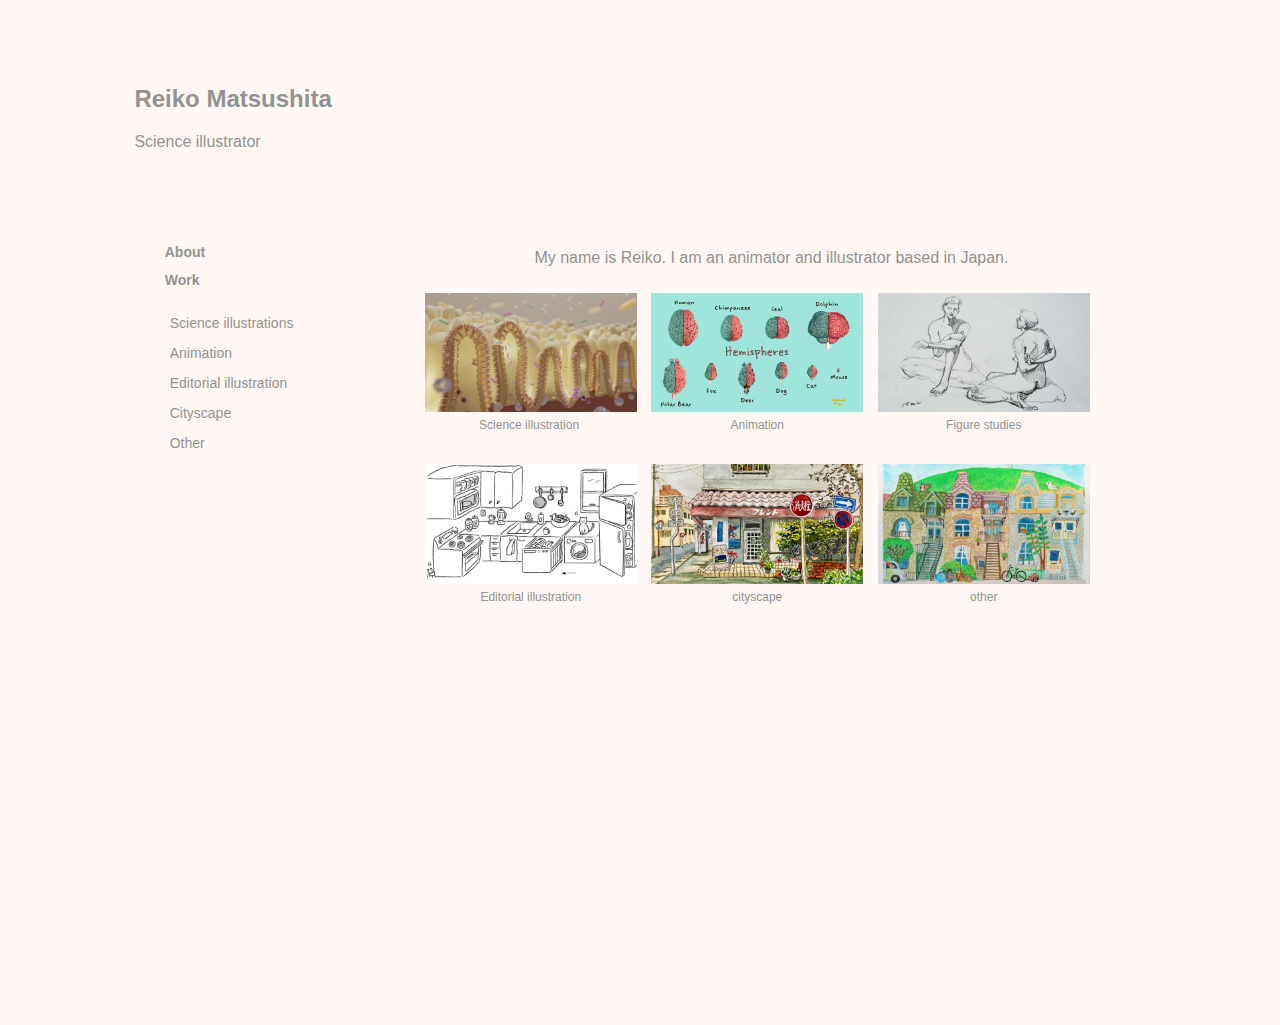
<file: index.html>
<!DOCTYPE html>
<html>
<head>
<meta charset="UTF-8">
<title>Reiko Matsushita</title>
<meta name="viewport" content="width=device-width, initial-scale=1">
<link href="styles/portfolio.css" rel="stylesheet" type="text/css">
<!--The following script tag downloads a font from the Adobe Edge Web Fonts server for use within the web page. We recommend that you do not modify it.-->
<script>var __adobewebfontsappname__="dreamweaver"</script><script src="http://use.edgefonts.net/montserrat:n4:default;source-sans-pro:n2:default.js" type="text/javascript"></script>
</head>

<body>
<div id="mainWrapper">
  <header> 
	<h2> Reiko Matsushita </h2>
    <p>Science illustrator</p>
  </header>

  <div id="content">
    <section class="sidebar"> 
      <div id="menubar">
        <nav class="menu">
		  <h2><!-- Title for menuset 1 --><a href="about.html" title= "About">About</a></h2>
		  <h2><!-- Title for menuset 1 --><a href="work.html" title= "Work">Work</a></h2>
          <ul>
            <!-- List of links under menuset 1 -->
            <li><a href="scienceillustration.html" title="Link">Science illustrations</a></li>
            <li><a href="#" title="Link">Animation</a></li>
            <li><a href="#" title="Link">Editorial illustration</a></li>
            <li class="notimp"><!-- notimp class is applied to remove this link from the tablet and phone views --><a href="#"  title="Link">Cityscape</a></li>
			<li class="notimp"><!-- notimp class is applied to remove this link from the tablet and phone views --><a href="#"  title="Link">Other</a></li>
          </ul>
        </nav>		  
      </div>
    </section>
    <section class="mainContent">
		<h3> My name is Reiko. I am an animator and illustrator based in Japan. </h3>
		
		<div class="productRow"><!-- Each product row contains info of 3 elements -->
        <article class="productInfo"><!-- Each individual product description -->
          <div><img alt="science illustration" src="images/science-illustration/gut.jpg"></div>
          <p class="productContent">Science illustration </p>
        </article>
			
        <article class="productInfo"><!-- Each individual product description -->
          <div><img alt="animation" src="images/animation/brain_hemisphere_small.jpg"></div>
          <p class="productContent">Animation</p>
        </article>
			
        <article class="productInfo"> <!-- Each individual product description -->
          <div><img alt="figure drawing" src="images/figure-drawing/fig_10min_small.jpg"></div>
          <p class="productContent">Figure studies</p>
        </article>
      </div>
		
      <div class="productRow"> 
        <!-- Each product row contains info of 3 elements -->
        <article class="productInfo"> <!-- Each individual product description -->
          <div><img alt="ed illustration" src="images/editorial-illustration/dans_la_cuisine_small.jpg"></div>
          <p class="productContent">Editorial illustration</p>
        </article>
		  
        <article class="productInfo"> <!-- Each individual product description -->
          <div><img alt="sample" src="images/cityscape/WC_Koza_Mangakissa_small.jpg"></div>
          <p class="productContent">cityscape</p>
        </article>
		  
        <article class="productInfo"><!-- Each individual product description -->
          <div><img alt="sample" src="images/other/Montreal_illustration_2019Aug_small.jpg"></div>
          <p class="productContent">other</p>
        </article>
      </div>
		
    </section>
  </div>
</div>
</body>
</html>
</file>
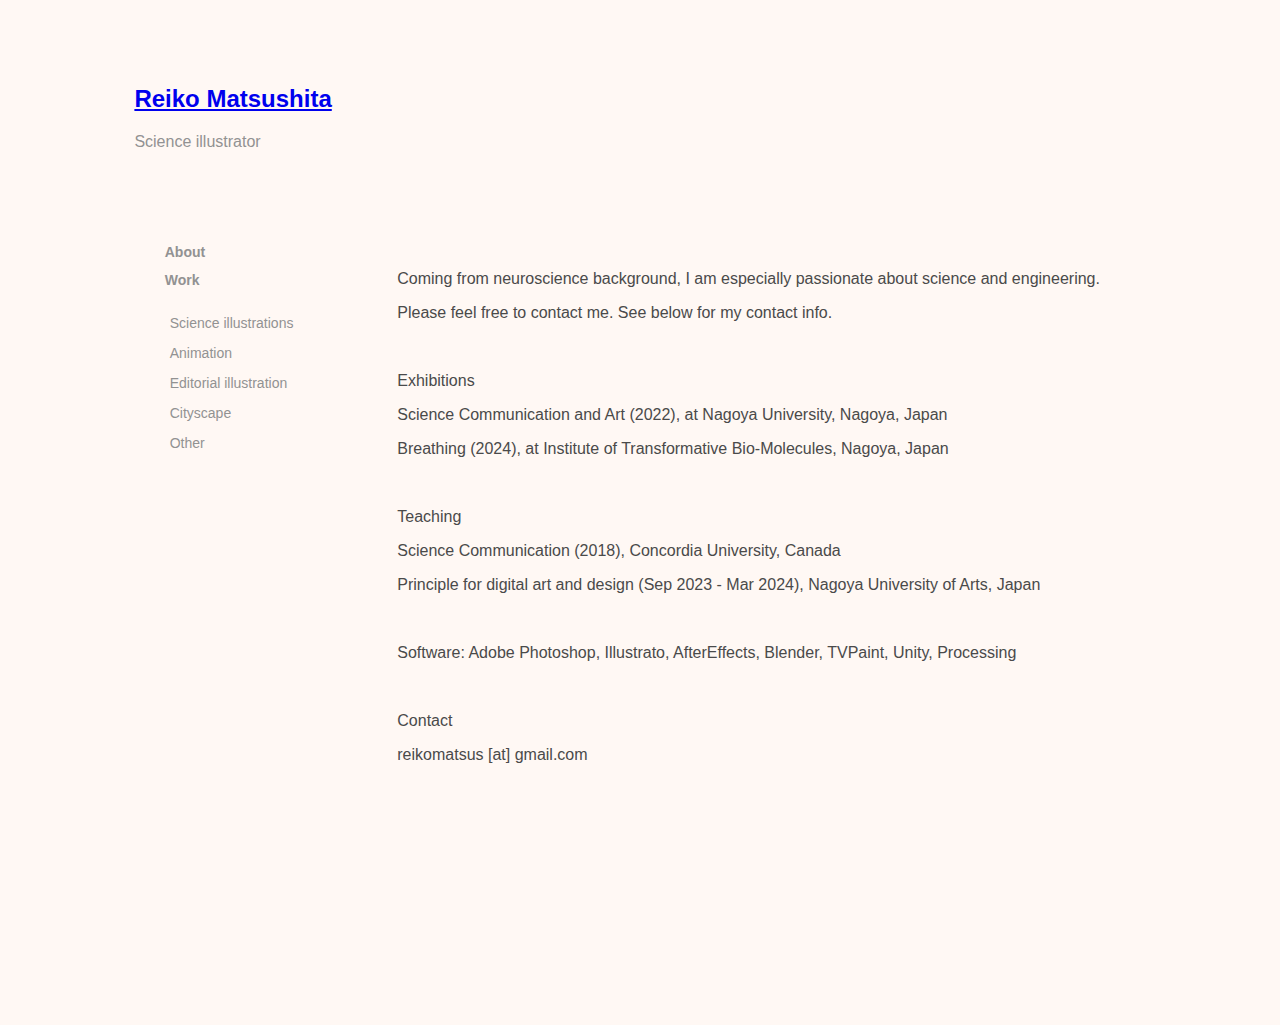
<file: about.html>
<!doctype html>
<html>
<head>
<meta charset="UTF-8">
<title>About</title>
<link href="styles/portfolio.css" rel="stylesheet" type="text/css">
</head>
<body>
	
<div id="mainWrapper">
  <header> 
    <!-- This is the header content. It contains Logo and links -->
	<h2><a href="index.html" title= "home"> Reiko Matsushita </a></h2>
    <p>Science illustrator</p>
  </header>
	<div id="content">
    <section class="sidebar"> 
      <!-- This adds a sidebar with 1 searchbox,2 menusets, each with 4 links -->
      <div id="menubar">
        <nav class="menu">
		  <h2><!-- Title for menuset 1 --><a href="about.html" title= "Link">About</a></h2>
		  <h2><!-- Title for menuset 1 --><a href="work.html" title= "Link">Work</a></h2>
          <ul>
            <!-- List of links under menuset 1 -->
            <li><a href="#" title="Link">Science illustrations</a></li>
            <li><a href="#" title="Link">Animation</a></li>
            <li><a href="#" title="Link">Editorial illustration</a></li>
            <li class="notimp"><!-- notimp class is applied to remove this link from the tablet and phone views --><a href="#"  title="Link">Cityscape</a></li>
			<li class="notimp"><!-- notimp class is applied to remove this link from the tablet and phone views --><a href="#"  title="Link">Other</a></li>
          </ul>
        </nav>		  
      </div>
    </section>
	<section class="about_text">
		<p> Coming from neuroscience background, I am especially passionate about science and engineering.  </p>
		<p> Please feel free to contact me. See below for my contact info.</p>
		<br>
		<p> Exhibitions </p>
		<p> Science Communication and Art (2022), at Nagoya University, Nagoya, Japan</p>
		<p> Breathing (2024), at Institute of Transformative Bio-Molecules, Nagoya, Japan</p>
		<br>
		<p>Teaching</p>
		<p> Science Communication (2018), Concordia University, Canada</p>
		<p> Principle for digital art and design (Sep 2023 - Mar 2024), Nagoya University of Arts, Japan</p>
		<br>
		<p> Software: Adobe Photoshop, Illustrato, AfterEffects, Blender, TVPaint, Unity, Processing</p>
		<br>
		<p> Contact </p>
		<p> reikomatsus [at] gmail.com </p>
		</section>
		</div>
	
</div>
	
</body>
</html>
</file>
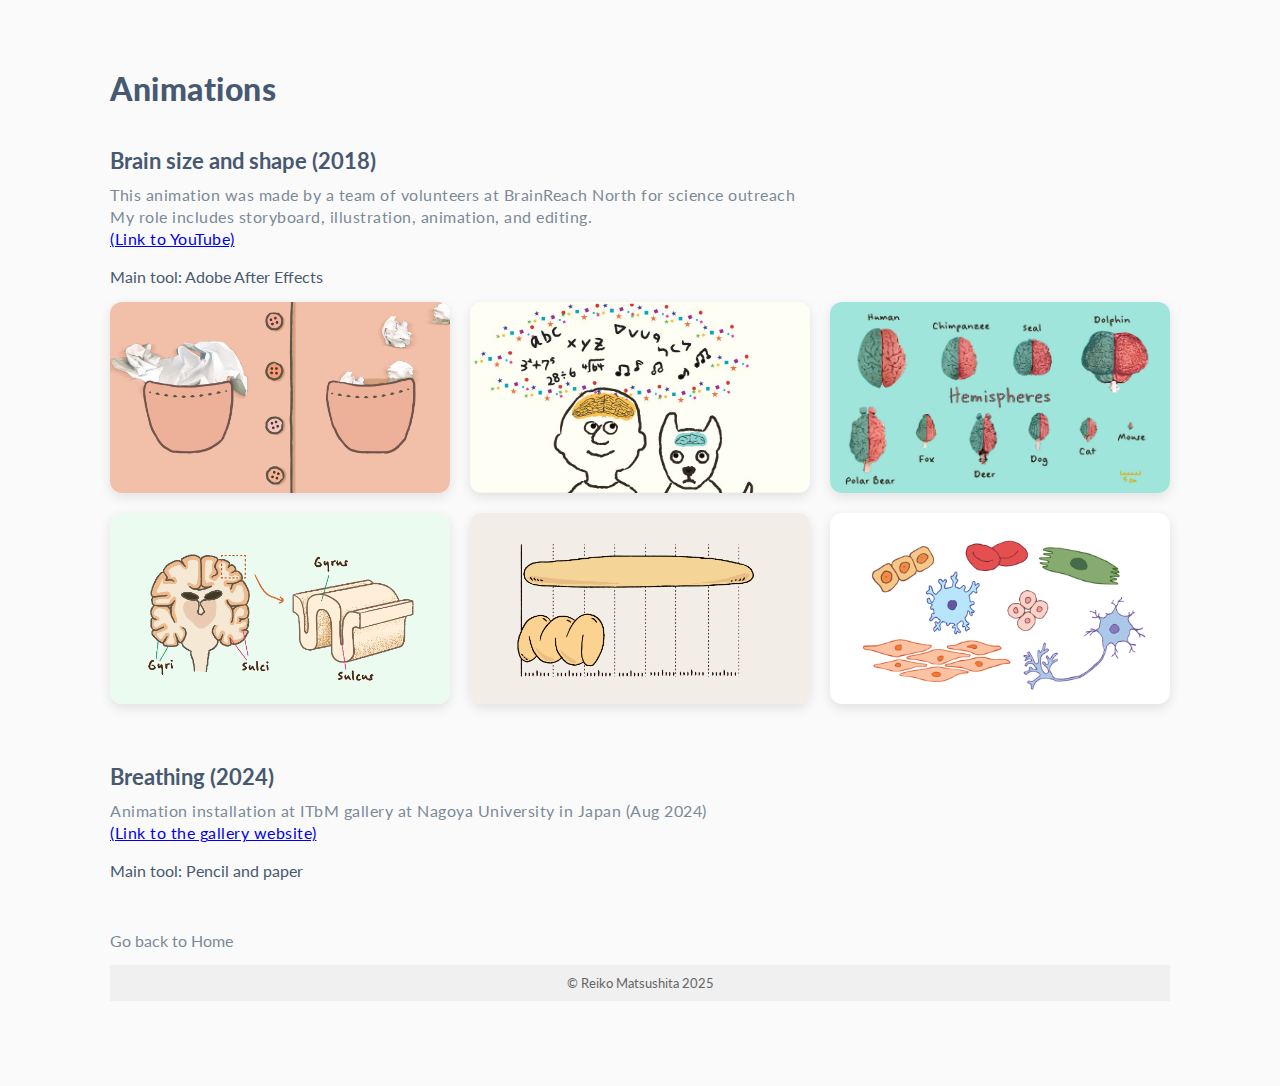
<file: animation.html>
<!DOCTYPE html>
<html lang="en">
<head>
  <meta charset="UTF-8">
  <meta name="viewport" content="width=device-width, initial-scale=1.0">
  <title>Science Illustration</title>
  <link rel="stylesheet" href="styles/style.css"> <!-- optional external CSS -->
  <link href="https://fonts.googleapis.com/css2?family=Lato:ital,wght@0,100;0,300;0,400;0,700;0,900;1,100;1,300;1,400;1,700;1,900&display=swap" rel="stylesheet">
</head>

<body>
  <header>
    <h1>Animations</h1>

  </header>
  

  <section id="animationwork">
  <h2>Brain size and shape (2018)</h2> 
    <p class="intro">
      <span>This animation was made by a team of volunteers at BrainReach North for science outreach</span><br>
      <span>My role includes storyboard, illustration, animation, and editing. </span><br>
      <span> <a href="https://youtu.be/U1g0e4chsxQ?si=NPyzcibpdMeHPjJJ">(Link to YouTube)</a> </span>
    </p>
  
  <p>Main tool: Adobe After Effects</p>

  <section class="gallery_fixed">
    
    <div class="row row-set">
        <div class="portfolio-item">
          <img src="images/animation/brainsize3_poket.png" alt="animation_still">
        </div>
        
        <div class="portfolio-item">
          <img src="images/animation/image.png" alt="animation_still">
        </div>

        <div class="portfolio-item">
          <img src="images/animation/brain_hemisphere_small.jpg" alt="animation_still">
        </div>
    </div>


  <div class="row row-set">
        <div class="portfolio-item">
          <img src="images/animation/Gyri_Sulci.png" alt="animation_still">
        </div>

        <div class="portfolio-item">
          <img src="images/animation/volume.png" alt="animation_still">
        </div>

        <div class="portfolio-item">
          <img src="images/animation/differentcells.png" alt="animation_still">
        </div>
  </div>

    </section>
  </section>



  <section id="animationwork">
  <h2>Breathing (2024)</h2> 
    <p class="intro">
      <span>Animation installation at ITbM gallery at Nagoya University in Japan (Aug 2024) </span><br>
      <span> <a href="https://www.itbm.nagoya-u.ac.jp/itbm-gallery/34th.html">(Link to the gallery website)</a> </span>
    </p>
  
  <p>Main tool: Pencil and paper</p>

    </section>
  </section>


  <div class="back-link">
  <a href="index.html">Go back to Home</a>
  </div>

  <footer>
    <p class="copyright">© Reiko Matsushita 2025</p>
  </footer>
</body>
</html>
</file>
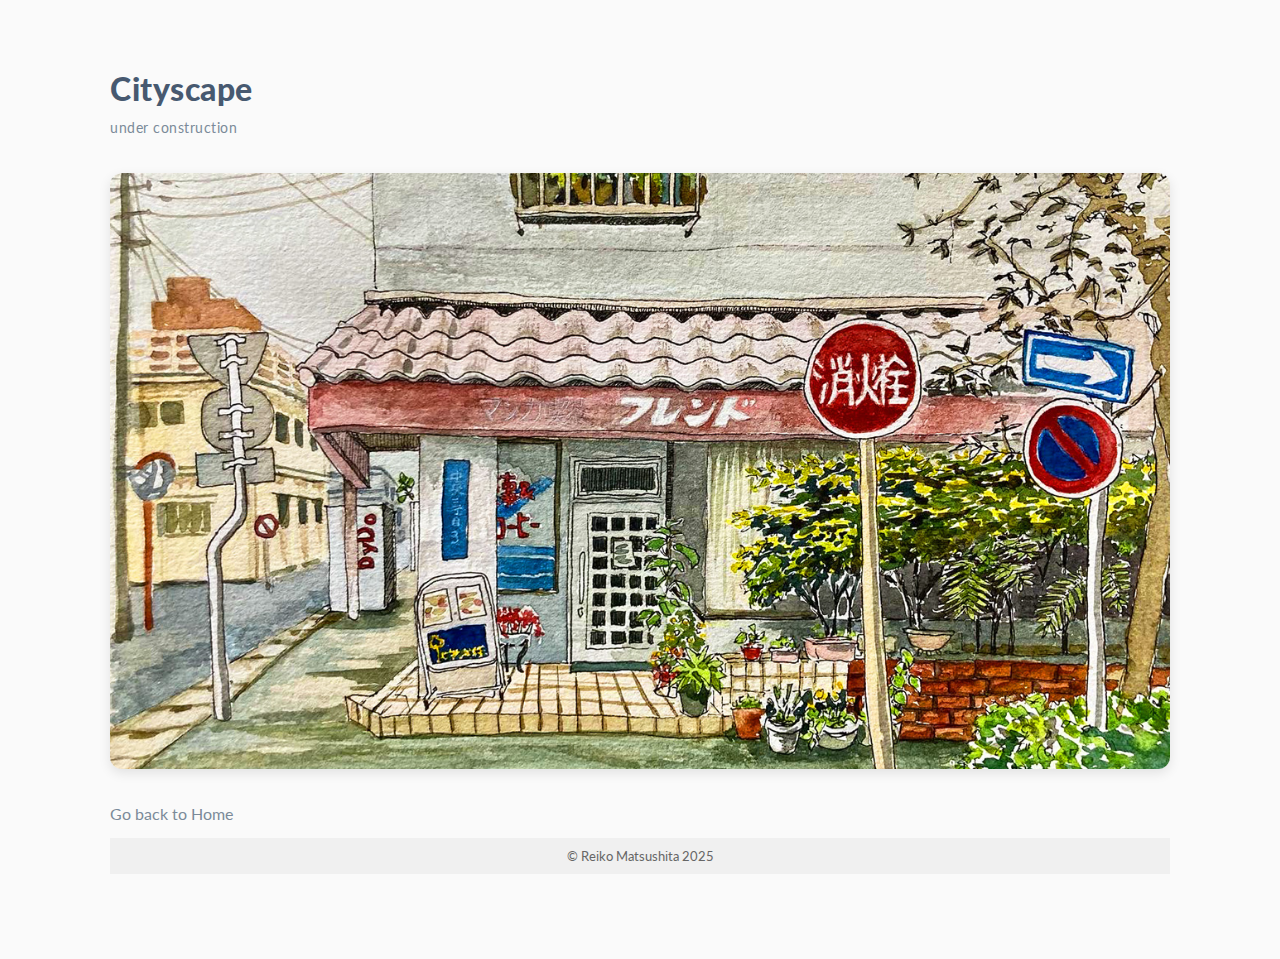
<file: cityscape.html>
<!DOCTYPE html>
<html lang="en">
<head>
  <meta charset="UTF-8">
  <meta name="viewport" content="width=device-width, initial-scale=1.0">
  <title>Figure studies</title>
  <link rel="stylesheet" href="styles/style.css"> <!-- optional external CSS -->
  <link href="https://fonts.googleapis.com/css2?family=Lato:ital,wght@0,100;0,300;0,400;0,700;0,900;1,100;1,300;1,400;1,700;1,900&display=swap" rel="stylesheet">
</head>

<body>
  <header>
    <h1>Cityscape</h1>

    <p class="intro">
      <span>under construction</span><br>
    </p>

  </header>
  
  <section id="portfolio">
  <section class="gallery">
    <div class="portfolio-item">
      <img src="images/cityscape/WC_Koza_Mangakissa_small.jpg" alt="city1">
    </div>

  </section>
  </section>

  <div class="back-link">
  <a href="index.html">Go back to Home</a>
  </div>

  <footer>
    <p class="copyright">© Reiko Matsushita 2025</p>
  </footer>
</body>
</html>
</file>
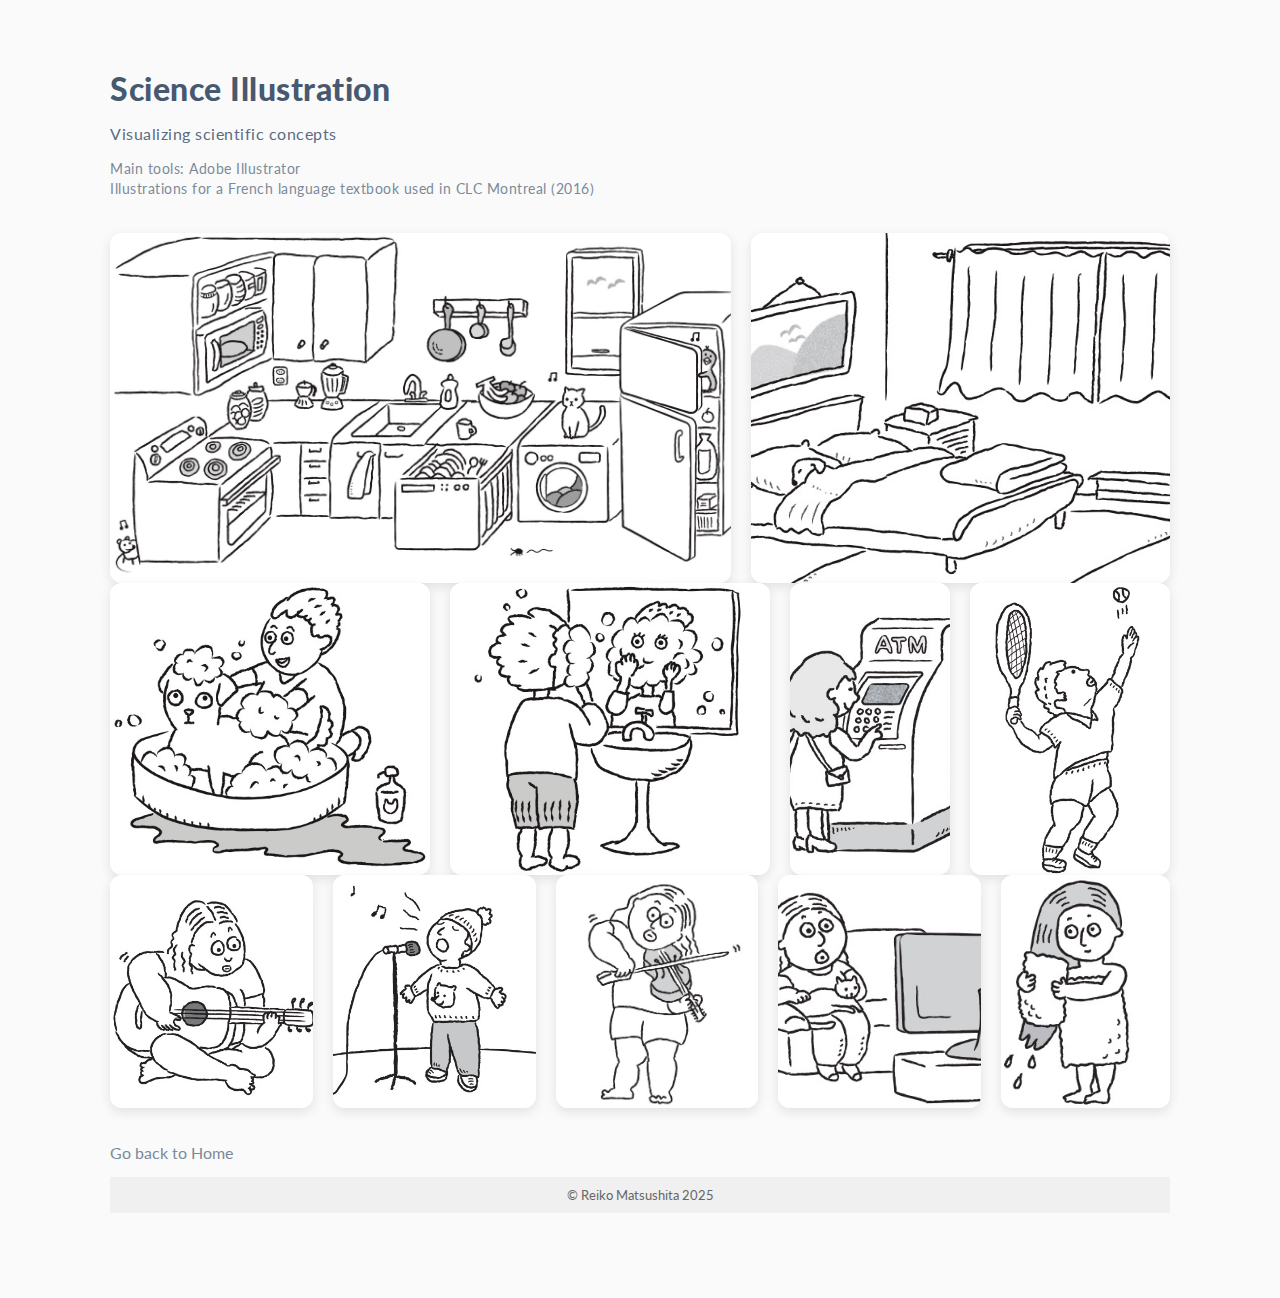
<file: editorial-illustration.html>
<!DOCTYPE html>
<html lang="en">
<head>
  <meta charset="UTF-8">
  <meta name="viewport" content="width=device-width, initial-scale=1.0">
  <title>Science Illustration</title>
  <link rel="stylesheet" href="styles/style.css"> <!-- optional external CSS -->
  <link href="https://fonts.googleapis.com/css2?family=Lato:ital,wght@0,100;0,300;0,400;0,700;0,900;1,100;1,300;1,400;1,700;1,900&display=swap" rel="stylesheet">
</head>

<body>
  <header>
    <h1>Science Illustration</h1>
    <p>Visualizing scientific concepts</p>

    <p class="intro">
      <span>Main tools: Adobe Illustrator</span><br>
      <span>Illustrations for a French language textbook used in CLC Montreal (2016)</span>
    </p>

  </header>
  
  <section id="portfolio">
  <section class="gallery2">
    <div class="row row-large">
    <div class="portfolio-item">
      <img src="images/editorial-illustration/dans_la_cuisine_small.jpg" alt="Science Illustration 2">
    </div>
    
    <div class="portfolio-item">
      <img src="images/editorial-illustration/dans_la_chambre.jpg" alt="Science Illustration 3">
    </div>
  </div>

  <div class="row row-medium">
    <div class="portfolio-item">
      <img src="images/editorial-illustration/je_lave_ma_chien.jpg" alt="Science Illustration 3">
    </div>

    <div class="portfolio-item">
      <img src="images/editorial-illustration/je_me_lave.jpg" alt="Science Illustration 3">
    </div>

    <div class="portfolio-item">
      <img src="images/editorial-illustration/atm.jpg" alt="Science Illustration 3">
    </div>

    <div class="portfolio-item">
      <img src="images/editorial-illustration/fais_du_tennis.jpg" alt="Science Illustration 3">
    </div>
  </div>
  
  <div class="row row-small">
    <div class="portfolio-item">
      <img src="images/editorial-illustration/fais_de_la_guitare.jpg" alt="Science Illustration 3">
    </div>

    <div class="portfolio-item">
      <img src="images/editorial-illustration/fais_chant.jpg" alt="Science Illustration 3">
    </div>

    <div class="portfolio-item">
      <img src="images/editorial-illustration/fais_du_violon.jpg" alt="Science Illustration 3">
    </div>

    <div class="portfolio-item">
      <img src="images/editorial-illustration/watchingTV.jpg" alt="Science Illustration 3">
    </div>

    <div class="portfolio-item">
      <img src="images/editorial-illustration/finished_shower.jpg" alt="Science Illustration 3">
    </div>
  </div>

  </section>
</section>

  <div class="back-link">
  <a href="index.html">Go back to Home</a>
  </div>

  <footer>
    <p class="copyright">© Reiko Matsushita 2025</p>
  </footer>
</body>
</html>
</file>
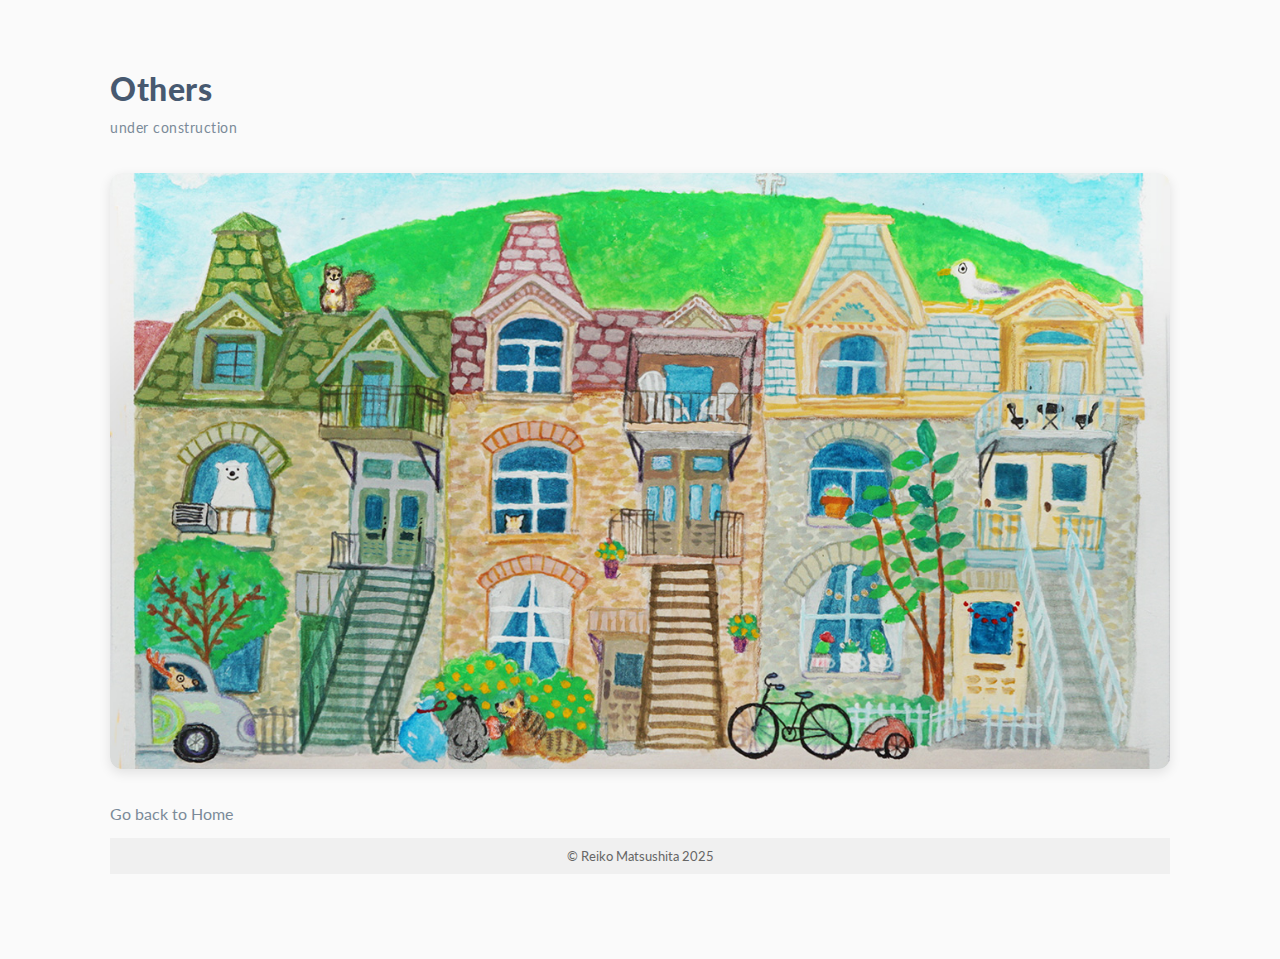
<file: others.html>
<!DOCTYPE html>
<html lang="en">
<head>
  <meta charset="UTF-8">
  <meta name="viewport" content="width=device-width, initial-scale=1.0">
  <title>Figure studies</title>
  <link rel="stylesheet" href="styles/style.css"> <!-- optional external CSS -->
  <link href="https://fonts.googleapis.com/css2?family=Lato:ital,wght@0,100;0,300;0,400;0,700;0,900;1,100;1,300;1,400;1,700;1,900&display=swap" rel="stylesheet">
</head>

<body>
  <header>
    <h1>Others</h1>

    <p class="intro">
      <span>under construction</span><br>
    </p>

  </header>
  
  <section id="portfolio">
  <section class="gallery">
    <div class="portfolio-item">
      <img src="images/other/mtl_house.jpg" alt="other1">
    </div>

  </section>
  </section>

  <div class="back-link">
  <a href="index.html">Go back to Home</a>
  </div>

  <footer>
    <p class="copyright">© Reiko Matsushita 2025</p>
  </footer>
</body>
</html>
</file>
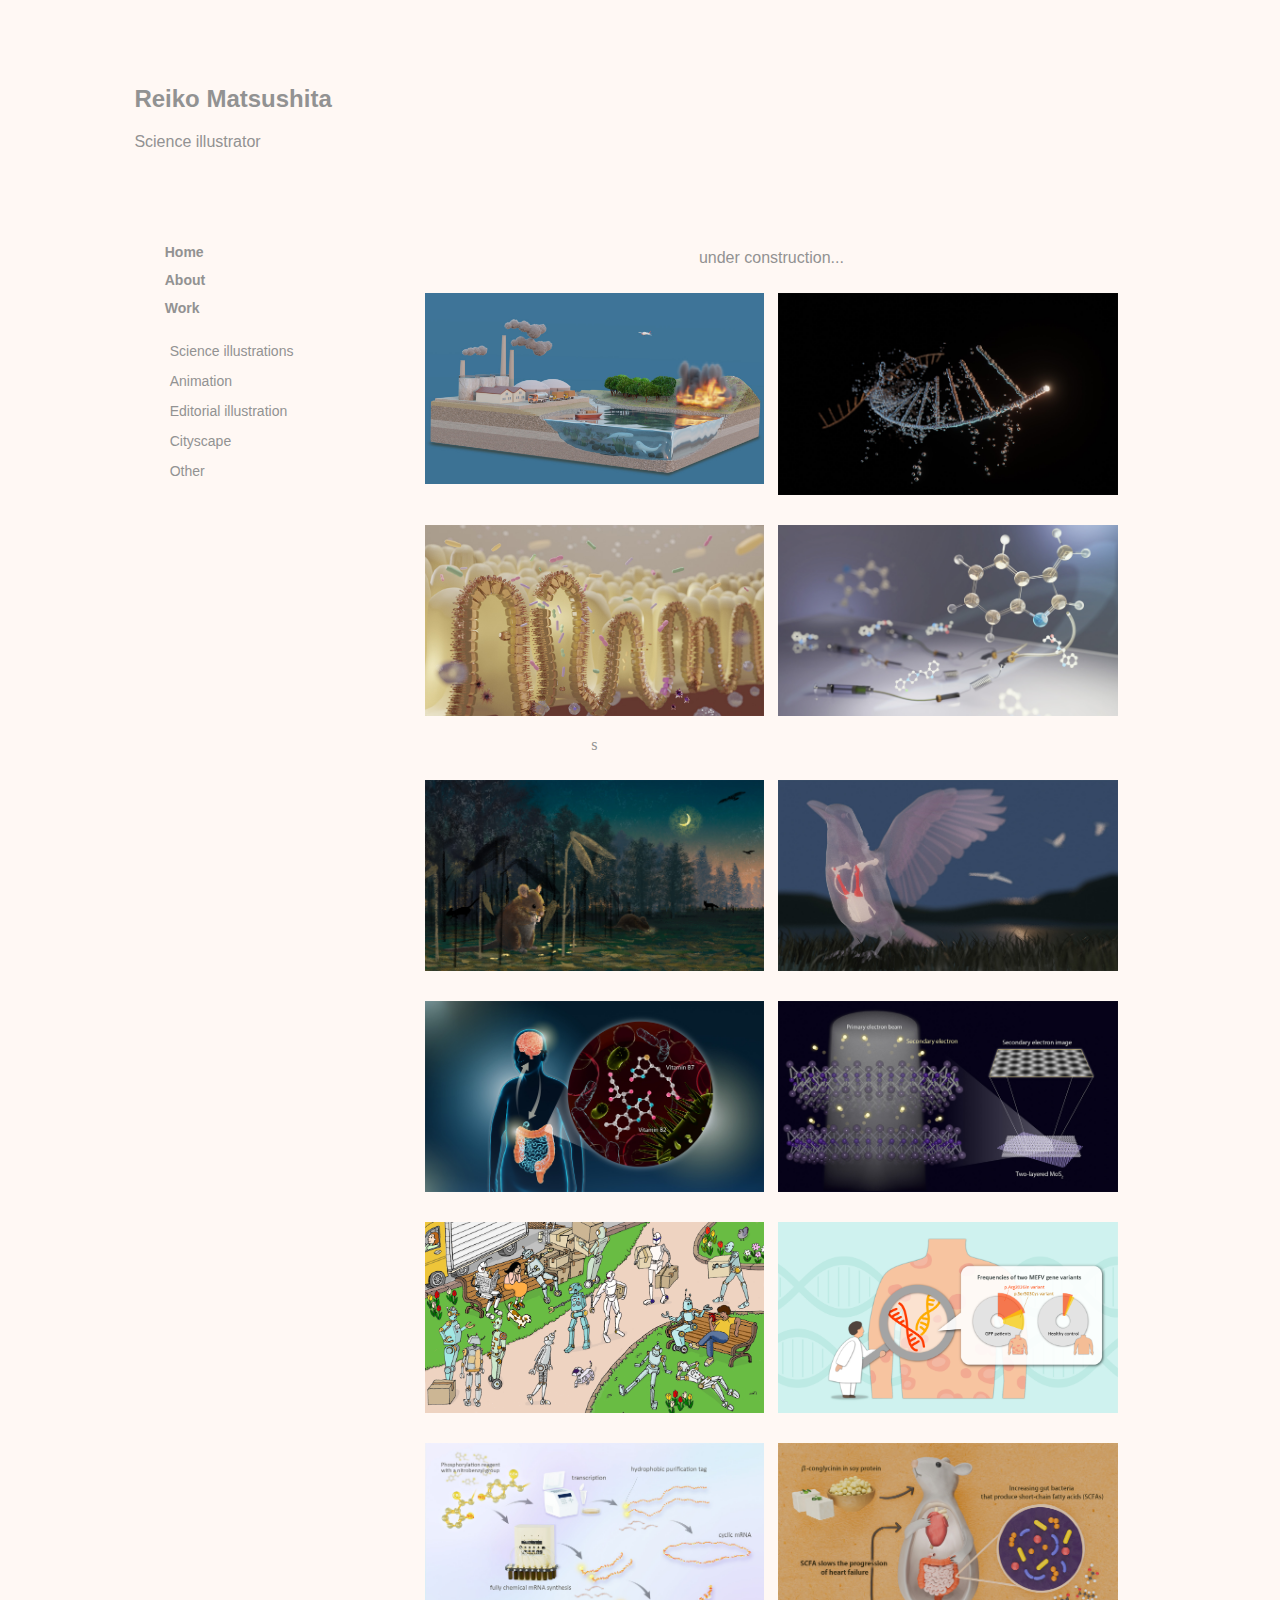
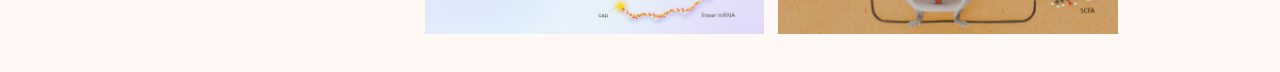
<file: scienceillustration.html>
<!DOCTYPE html>
<html>
<head>
<meta charset="UTF-8">
<title>Reiko Matsushita</title>
<meta name="viewport" content="width=device-width, initial-scale=1">
<link href="styles/portfolio.css" rel="stylesheet" type="text/css">
<!--The following script tag downloads a font from the Adobe Edge Web Fonts server for use within the web page. We recommend that you do not modify it.-->
<script>var __adobewebfontsappname__="dreamweaver"</script><script src="http://use.edgefonts.net/montserrat:n4:default;source-sans-pro:n2:default.js" type="text/javascript"></script>
</head>

<body>
<div id="mainWrapper">
  <header> 
    <!-- This is the header content. It contains Logo and links -->
	  <h2>Reiko Matsushita</h2>
    <p>Science illustrator</p>
  </header>

  <div id="content">
    <section class="sidebar"> 
      <!-- This adds a sidebar with 1 searchbox,2 menusets, each with 4 links -->
      <div id="menubar">
        <nav class="menu">
		  <h2><!-- Title for menuset 1 --><a href="index.html" title= "Link">Home</a></h2>
			<h2><!-- Title for menuset 1 --><a href="about.html" title= "Link">About</a></h2>
		  <h2><!-- Title for menuset 1 --><a href="work.html" title= "Link">Work</a></h2>
          <ul>
            <!-- List of links under menuset 1 -->
            <li><a href="#" title="Link">Science illustrations</a></li>
            <li><a href="#" title="Link">Animation</a></li>
            <li><a href="#" title="Link">Editorial illustration</a></li>
            <li class="notimp"><!-- notimp class is applied to remove this link from the tablet and phone views --><a href="#"  title="Link">Cityscape</a></li>
			<li class="notimp"><!-- notimp class is applied to remove this link from the tablet and phone views --><a href="#"  title="Link">Other</a></li>
          </ul>
        </nav>		  
      </div>
    </section>
    <section class="mainContent">
		<h3> under construction...  </h3>
      
		
		<div class="productRow">
        <article class="siimage"><!-- Each individual product description -->
          <div><img alt="science illustration" src="images/science-illustration/iron_small.jpg"></div>
          <p class="siimageContent">  </p>
        </article>
			
        <article class="siimage"><!-- Each individual product description -->
          <div><img alt="animation" src="images/science-illustration/mRNA_small.jpg"></div>
          <p class="siimageContent"> </p>
        </article>
		</div>
		
		<div class="productRow">
        <article class="siimage"> <!-- Each individual product description -->
          <div><img alt="figure drawing" src="images/science-illustration/gut.jpg"></div>
          <p class="siimageContent"> s</p>
        </article>
			
		<article class="siimage"> <!-- Each individual product description -->
          <div><img alt="ed illustration" src="images/science-illustration/indole_small.jpg"></div>
          <p class="siimageContent"> </p>
        </article>
		</div>
      
		
      	<div class="productRow"> 
        <article class="siimage"> <!-- Each individual product description -->
          <div><img alt="sample" src="images/science-illustration/mouse_small.jpg"></div>
          <p class="siimageContent"> </p>
        </article>
		  
       <article class="siimage"><!-- Each individual product description -->
          <div><img alt="sample" src="images/science-illustration/birdbone_small.jpg"></div>
          <p class="siimageContent"> </p>
        </article>
		</div>
		  
		<div class="productRow">   		  	  		  
        <article class="siimage"><!-- Each individual product description -->
          <div><img alt="sample" src="images/science-illustration/gutbacteria_small.jpg"></div>
          <p class="siimageContent"> </p>
        </article>
		<article class="siimage"><!-- Each individual product description -->
          <div><img alt="sample" src="images/science-illustration/twistedbilayer_small.jpg"></div>
          <p class="siimageContent"> </p>
        </article>
		</div>
		  
		<div class="productRow">   		  
        <article class="siimage"><!-- Each individual product description -->
          <div><img alt="sample" src="images/science-illustration/airobot_small.png"></div>
          <p class="siimageContent"> </p>
        </article>
		  		  		  
        <article class="siimage"><!-- Each individual product description -->
          <div><img alt="sample" src="images/science-illustration/skindisease_small.png"></div>
          <p class="siimageContent"> </p>
        </article>
		</div>
		
		<div class="productRow"> 
        <article class="siimage"><!-- Each individual product description -->
          <div><img alt="sample" src="images/science-illustration/mrnasynthesis_small.jpg"></div>
          <p class="siimageContent"> </p>
        </article>
		  		  		  
        <article class="siimage"><!-- Each individual product description -->
          <div><img alt="sample" src="images/science-illustration/gutandheart_small.jpg"></div>
          <p class="siimageContent"> </p>
        </article>
		</div>
		
		<div class="productRow"> 

		</div>
      
		
    </section>
  </div>
</div>
</body>
</html>
</file>
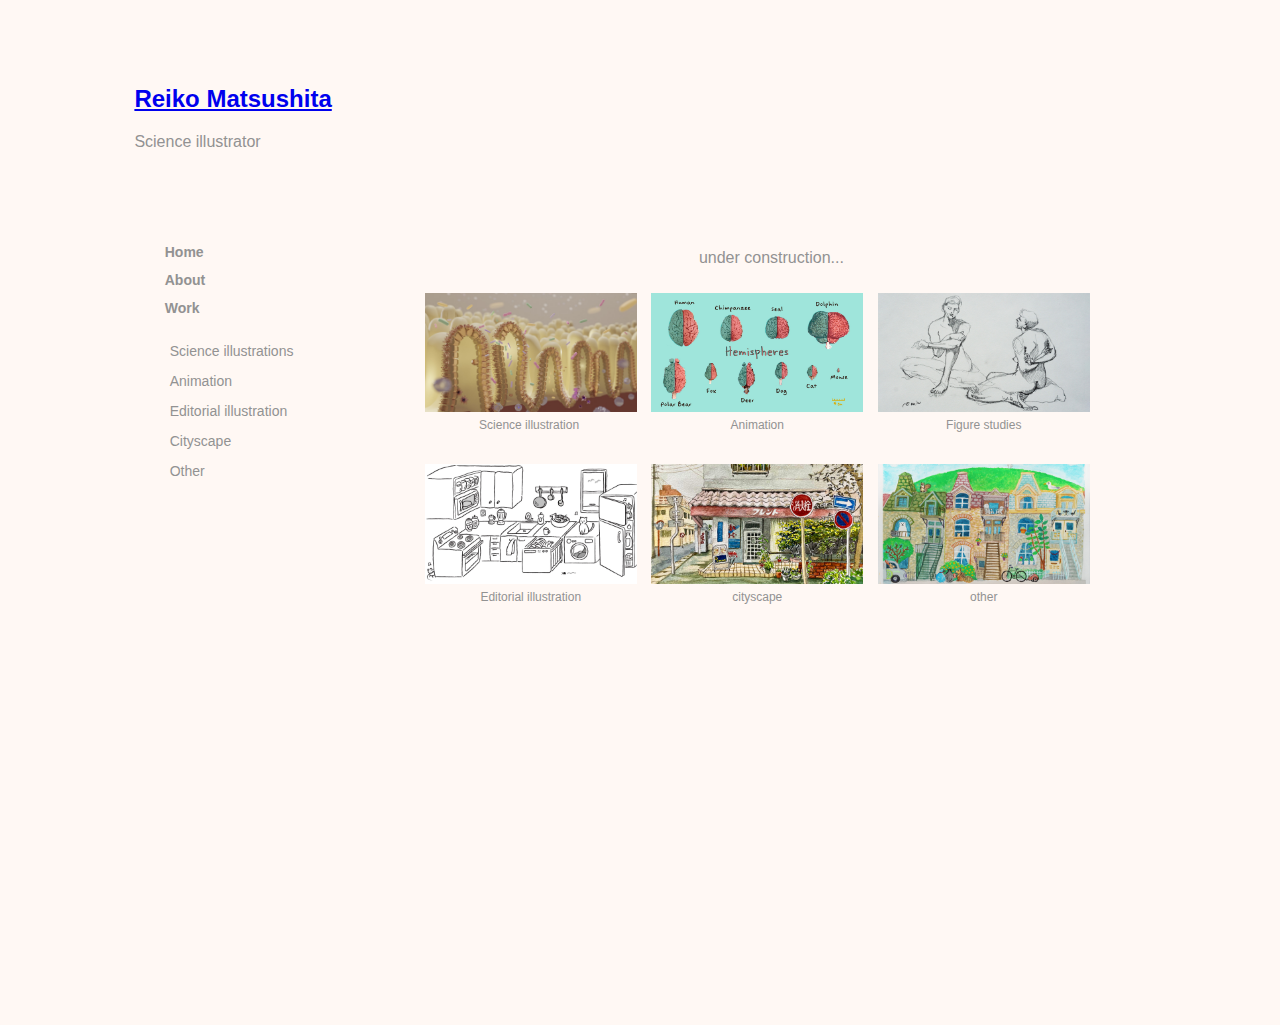
<file: work.html>
<!DOCTYPE html>
<html>
<head>
<meta charset="UTF-8">
<title>Reiko Matsushita</title>
<meta name="viewport" content="width=device-width, initial-scale=1">
<link href="styles/portfolio.css" rel="stylesheet" type="text/css">
<!--The following script tag downloads a font from the Adobe Edge Web Fonts server for use within the web page. We recommend that you do not modify it.-->
<script>var __adobewebfontsappname__="dreamweaver"</script><script src="http://use.edgefonts.net/montserrat:n4:default;source-sans-pro:n2:default.js" type="text/javascript"></script>
</head>

<body>
<div id="mainWrapper">
  <header> 
    <!-- This is the header content. It contains Logo and links -->
	<h2><a href="index.html" title= "home"> Reiko Matsushita </a></h2>
    <p>Science illustrator</p>
  </header>

  <div id="content">
    <section class="sidebar"> 
      <!-- This adds a sidebar with 1 searchbox,2 menusets, each with 4 links -->
      <div id="menubar">
        <nav class="menu">
		<h2><!-- Title for menuset 1 --><a href="index.html" title= "Link">Home</a></h2>
		  <h2><!-- Title for menuset 1 --><a href="about.html" title= "Link">About</a></h2>
		  <h2><!-- Title for menuset 1 --><a href="work.html" title= "Link">Work</a></h2>
          <ul>
            <!-- List of links under menuset 1 -->
            <li><a href="scienceillustration.html" title="Link">Science illustrations</a></li>
            <li><a href="#" title="Link">Animation</a></li>
            <li><a href="#" title="Link">Editorial illustration</a></li>
            <li class="notimp"><!-- notimp class is applied to remove this link from the tablet and phone views --><a href="#"  title="Link">Cityscape</a></li>
			<li class="notimp"><!-- notimp class is applied to remove this link from the tablet and phone views --><a href="#"  title="Link">Other</a></li>
          </ul>
        </nav>		  
      </div>
    </section>
    <section class="mainContent">
		<h3> under construction...  </h3>
      
		
		<div class="productRow"><!-- Each product row contains info of 3 elements -->
        <article class="productInfo"><!-- Each individual product description -->
          <div><img alt="science illustration" src="images/science-illustration/gut.jpg"></div>
          <p class="productContent">Science illustration </p>
        </article>
			
        <article class="productInfo"><!-- Each individual product description -->
          <div><img alt="animation" src="images/animation/brain_hemisphere_small.jpg"></div>
          <p class="productContent">Animation</p>
        </article>
			
        <article class="productInfo"> <!-- Each individual product description -->
          <div><img alt="figure drawing" src="images/figure-drawing/fig_10min_small.jpg"></div>
          <p class="productContent">Figure studies</p>
        </article>
      </div>
		
      <div class="productRow"> 
        <!-- Each product row contains info of 3 elements -->
        <article class="productInfo"> <!-- Each individual product description -->
          <div><img alt="ed illustration" src="images/editorial-illustration/dans_la_cuisine_small.jpg"></div>
          <p class="productContent">Editorial illustration</p>
        </article>
		  
        <article class="productInfo"> <!-- Each individual product description -->
          <div><img alt="sample" src="images/cityscape/WC_Koza_Mangakissa_small.jpg"></div>
          <p class="productContent">cityscape</p>
        </article>
		  
        <article class="productInfo"><!-- Each individual product description -->
          <div><img alt="sample" src="images/other/Montreal_illustration_2019Aug_small.jpg"></div>
          <p class="productContent">other</p>
        </article>
      </div>
		
    </section>
  </div>
</div>
</body>
</html>
</file>
<file: styles/portfolio.css>
@charset "utf-8";
/* Global Styles */
a:hover {
	color: rgba(252,204,190,1.00);
}
body {
  background-color: rgba(255,248,244,1.00);
}
/*header*/
header {
	font-family: 'Montserrat', sans-serif;
	color: rgba(146,146,146,1.00);
	font-size: 16px;
	font-style: normal;
	font-weight: 400;
	padding-top: 57px;
	padding-bottom: 20px;
	text-decoration: none;
}

 /* index page introduction note */
h3 {padding-top: 36px;
	text-align: center;
	font-family: 'Montserrat', sans-serif;
	font-size: 16px;
	font-style: normal;
	font-weight: 400;
	color: rgba(146,146,146,1.00);}

#content .about_text{
	font-family: Helvetica;
	text-align: left;
	font-size: 16px;
	font-style: notmal;
	color: rgba(74,74,74,1.00);
	padding-top: 57px;
}

/* Main content of the site */
#content {
	clear: both;
	overflow: auto;
	padding-top: 10px;
}
/* Sidebar */
#content .sidebar {
	font-family: 'Montserrat', sans-serif;
	color: rgba(146,146,146,1.00);
	float: left;
	width: 20%;
	padding-left: 3%;
	padding-right: 3%;
	text-align: center;
	background-color: rgba(246,246,246,0);
	padding-top: 36px;
	height: 784px;
}
/* main content of the site */
#content .mainContent {
	float: left;
	width: 70%;
	text-align: center;
	padding-left: 2%;
}
/*menubar's properties for menus in sidebar */
#content .sidebar #menubar {
	text-align: left;
	color: rgba(146,146,146,1.00);
	position: relative;
	left: 0%;
}
/* Whole page content */
#mainWrapper {
	width: 80%;
	padding-left: 10%;
}
/*menu elements */
.menu h2 a {
	text-align: left;
	color: rgba(146,146,146,1.00);
	position: relative;
	left: 0%;
	text-decoration: none;
	padding-top: 12px;
}
.menu ul li {
	list-style-type: none;
	font-size: x-large;
	position: relative;
	left: -35px;
	padding-top: 2px;
}


/* Product rows for catalog */
#content .mainContent .productRow {
	overflow: auto;
	color: rgba(146,146,146,1.00);
	padding-top: 10px;
}
/* Each product Information in the catalog */
.mainContent .productRow .productInfo {
	float: left;
	padding-left: 1%;
	padding-right: 1%;
	width: 30%;
}
.mainContent .productRow .siimage {
	float: left;
	padding-left: 1%;
	padding-right: 1%;
	width: 48%;
}

/* Content holder for products in catalog*/
.productRow .productInfo .productContent {
	position: relative;
	top: -10px;
	font-size: 12px;
	font-family: source-sans-pro, sans-serif;
	font-style: normal;
	font-weight: 200;
	color: rgba(146,146,146,1);
	white-space: pre-wrap;
}

.productRow .productInfo .siimageContent {
	position: relative;
	top: -10px;
	font-size: 12px;
	font-family: source-sans-pro, sans-serif;
	font-style: normal;
	font-weight: 200;
	color: rgba(146,146,146,1);
	white-space: pre-wrap;
}



/* footer */
#mainWrapper footer {
	clear: both;
	overflow: auto;
	background-color: rgba(208,207,207,1.00);
	font-family: source-sans-pro, sans-serif;
	font-style: normal;
	font-weight: 200;
	line-height: 1.8;
	padding-top: 22px;
	padding-left: 22px;
	text-align: center;
	padding-bottom: 22px;
	padding-right: 22px;
}

/* Product's images in catalog */
.productInfo div img {
	width: 100%;
}

.siimage div img {
	width: 100%;
}
/*Links in sidebar */
.sidebar #menubar .menu ul li a {
	color: rgba(146,146,146,1.00);
	text-decoration: none;
}
.sidebar #menubar .menu ul li a:hover {
	color: rgba(107,97,97,1.00);
	text-decoration: none;
}
/* Menu headings in sidebar */
#menubar .menu h2 {
	font-size: 14px;
}
/*Links under menus in sidebar */
#menubar .menu ul li a {
	font-size: 14px;
}
/* Menus in sidebar */
.sidebar #menubar .menu {
	margin-bottom: 29px;
}
/* Container for links in footer */
footer .footerlinks {
	margin-top: -15px;
}

/* Media query for tablets */
@media screen and (max-width:700px) {
/* search field in sidebar */
#content .sidebar #search {
	display: none;
}
/* sidebar */
#content .sidebar {
	float: none;
	width: 100%;
	height: auto;
	overflow: auto;
	padding-left: 12%;
	padding-top: 0px;
}
/* horizontal separators in sidebar */
#content .sidebar hr {
	display: none;
}
/*The sidebar and maincontent of page */
#content {
	position: relative;
	top: -22px;
	width: 100%;
	overflow: hidden;
}
/*menu headings in sidebar */
#menubar .menu h2 {
	display: inline;
	font-size: medium;
	padding-right: 6%;
}
/* Unordered List of links */
#menubar .menu ul {
	display: inline;
}
/*list elements */
#menubar .menu ul li {
	display: inline;
	font-size: medium;
	padding-left: 0%;
	padding-right: 3%;
}
/*The link to be hidden in tablet view */
.sidebar #menubar .menu ul .notimp {
	display: none;
}
/* menus in sidebar */
.sidebar #menubar .menu {
	width: 100%;
	text-align: center;
	position: relative;
	top: 16px;
}
/*menubar in sidebar */
#content .sidebar #menubar {
	position: relative;
	left: -7%;
	overflow: hidden;
	width: 95%;
	padding-top: 0px;
}
/* offer banners content */
#mainWrapper #offer p {
	font-size: small;
}
/* main content region of page */
#mainWrapper #content .mainContent {
	overflow: hidden;
	width: 95%;
	margin-top: 40px;
}

/* Content holders in catalog view */
.productRow .productInfo .productContent {
	font-size: 16px;
}

/* Links in header */
header #headerLinks a {
	padding-left: 0px;
	padding-right: 30px;
}
/* Offer- Text banner */
#mainWrapper #offer {
	padding-left: 22%;
}
/* Paragraphs in footer */
footer .footerlinks p {
	display: inline;
}
}

/*media query for small screen devices */
@media screen and (max-width:480px) {
/*Container for links in header */
#mainWrapper header #headerLinks {
	width: 100%;
	text-align: center;
	background-color: rgba(190,190,190,1.00);
	padding-bottom: 21px;
}
/* Logo placeholder*/
#mainWrapper header #logo {
	width: 100%;
	text-align: center;
}
/* Links in header */
header #headerLinks a {
	text-align: center;
	padding-right: 15px;
	padding-left: 0px;
}
/*Offer - Text Banner */
#mainWrapper #offer {
	padding-left: 0px;
	text-align: center;
}
/* Menubar in sidebar */
#content .sidebar #menubar {
	position: relative;
	left: -8%;
	text-align: center;
}
/*Menu headings in sidebar */
#menubar .menu h2 {
	width: 100%;
	display: block;
}
/* Each product in catalog view */
.mainContent .productRow .productInfo {
	width: 100%;
	display: block;
	padding-left: 0px;
	padding-right: 0px;
	position: relative;
	left: -2%;
}

/* Unordered list for menu elements */
.menu ul {
	position: relative;
	padding-left: 24%;
}

/* Main content which excludes the sidebar */
#mainwrapper #content .mainContent {
	margin-top: -81px;
	text-align: center;
	width: 100%;
	padding-left: 0px;
}
}
</file>
<file: styles/style.css>
/* ====== GLOBAL STYLES ====== */
body {
  font-family: Lato, sans-serif;
  margin: 10px;
  padding: 60px 50px;
  background: #fafafa;
  color: #475970;
}


/* ====== HEADER ====== */
header {
  font-family: Lato, sans-serif;
  text-align: left;
  font-size: 0.9em;
  padding: 0px 50px; /* top-bottom left-right */
  margin: 0px;
}

header h1 {
  margin: 0px;
  padding: 0px 0px;
  font-size: 2.2em;
  color: #475970; /* Dark blue-gray, change as you like */
  font-weight: 900;
  letter-spacing: .5px;
}

header p {
  color: #5a6c82;
  font-size: 1.1em;
  letter-spacing: .5px;
}


.intro {
  font-family: Lato, sans-serif;
  font-size: 1.0em;   /* smaller than normal text */
  color: #7a8a99;     /* softer muted tone */
  font-style: normal; /* optional, makes it feel light */
  margin-top: 10px;    /* just a bit of breathing room */
  line-height: 1.4;
  letter-spacing: .5px;
}

#portfolio {
  padding: 20px 50px;
  text-align: left;
}

#portfolio h2 {
  margin-bottom: 30px;
  font-family: Lato, sans-serif;
  font-size: 1.4em;
  color: #475970;
}

#animationwork {
  padding: 20px 50px;
  text-align: left;
}

#animationwork h2 {
  margin-bottom: 50px;
  margin-bottom: 2px;
  font-family: Lato, sans-serif;
  font-size: 1.4em;
  color: #475970;
}

/* ====== GALLERY GRID ====== */
.gallery {
  display: grid;
  grid-template-columns: repeat(auto-fit, minmax(360px, 1fr));
  gap: 20px;
}

.gallery_fixed {
  display: flex;
  flex-direction: column;
  gap: 20px; /* vertical space between rows */
}

.row {
  display: flex;
  gap: 20px; /* space between images in a row */
}
/* First row: taller images */
.row-large .portfolio-item img {
  height: 300px; /* taller images */
  height: 100%;         /* fills parent */
  object-fit: cover;    /* crops but keeps aspect ratio */
  display: block;
}

.row-medium .portfolio-item img {
  height: 270px; /* shorter than first row */
  height: 100%;         /* fills parent */
  object-fit: cover;    /* crops but keeps aspect ratio */
  display: block;
}

.row-small .portfolio-item img {
  height: 200px; /* shorter than first row */
  height: 100%;         /* fills parent */
  object-fit: cover;    /* crops but keeps aspect ratio */
  display: block;
}

.row-set .portfolio-item {
  flex: 1;              /* share available space equally */
  overflow: hidden;     /* hide cropped edges */
}

.row-set .portfolio-item img {
  width: 100%;
  height: 100%;         /* fills parent */
  object-fit: cover;    /* crops but keeps aspect ratio */
  display: block;
}


.portfolio-item_main {
  position: relative;
  overflow: hidden;
  border-radius: 12px; 
  box-shadow: 0 4px 12px rgba(0,0,0,0.1);
  background: #fff;
}

.portfolio-item_main a {
  display: block;
  text-decoration: none;
  color: inherit;
}

.portfolio-item_main img {
  width: 100%;
  height: 300; 
  display: block;
  transition: transform 0.4s ease;
}

.portfolio-item_main:hover img {
  transform: scale(1.1);
}

.portfolio-item {
  position: relative;
  overflow: hidden;
  border-radius: 12px;
  box-shadow: 0 4px 12px rgba(0,0,0,0.1);
  background: #fff;
}

.portfolio-item a {
  display: block;
  text-decoration: none;
  color: inherit;
}

.portfolio-item img {
  width: 100%;
  height: auto;
  display: block;
  transition: transform 0.4s ease;
}

.crop-16x9 {
  aspect-ratio: 16 / 9;   /* force a 16:9 box */
  width: 100%;            /* full width of container */
  overflow: hidden;       /* hide cropped parts */
  border-radius: 8px;
}

.crop-16x9 img {
  width: 100%;
  height: 100%;
  object-fit: cover;      /* crop while keeping aspect ratio */
  display: block;
}

/* Overlay text on hover */
.overlay {
  position: absolute;
  bottom: 0;
  background: rgba(0,0,0,0.6);
  color: #fff;
  width: 100%;
  padding: 15px;
  text-align: left;
  opacity: 0;
  transition: opacity 0.4s ease;
}

.portfolio-item_main:hover .overlay {
  opacity: 1;
}

.portfolio-item:hover .overlay {
  opacity: 1;
}

.overlay h3 {
  margin: 0 0 5px;
  font-size: 1.1em;
}

.overlay p {
  margin: 0 0 10px;
  font-size: 0.9em;
}

.overlay a {
  color: #ffcc00;
  text-decoration: none;
  font-weight: bold;
}

.back-link {
  text-align: Left;
  margin:15px 50px;
}

.back-link a {
  color: #7a8a99;        /* change color as desired */
  text-decoration: none;
}

.back-link a:hover {
  text-decoration: underline;
}

footer {
  text-align: center;
  margin: 15px 50px;
  padding: 0px 0px;
  font-size: 0.8rem;
  background-color: #f0f0f0; /* optional, to separate footer */
}

footer a.footer-link {
  color: #0077cc;      /* change this to whatever color you like */
  text-decoration: none;
  font-weight: bold;
}

footer p {
  margin: 10px 0px;
  padding: 10px 0px;
  color: #666;          /* subtle gray for copyright */
  font-size: 0.8rem;
}
</file>
